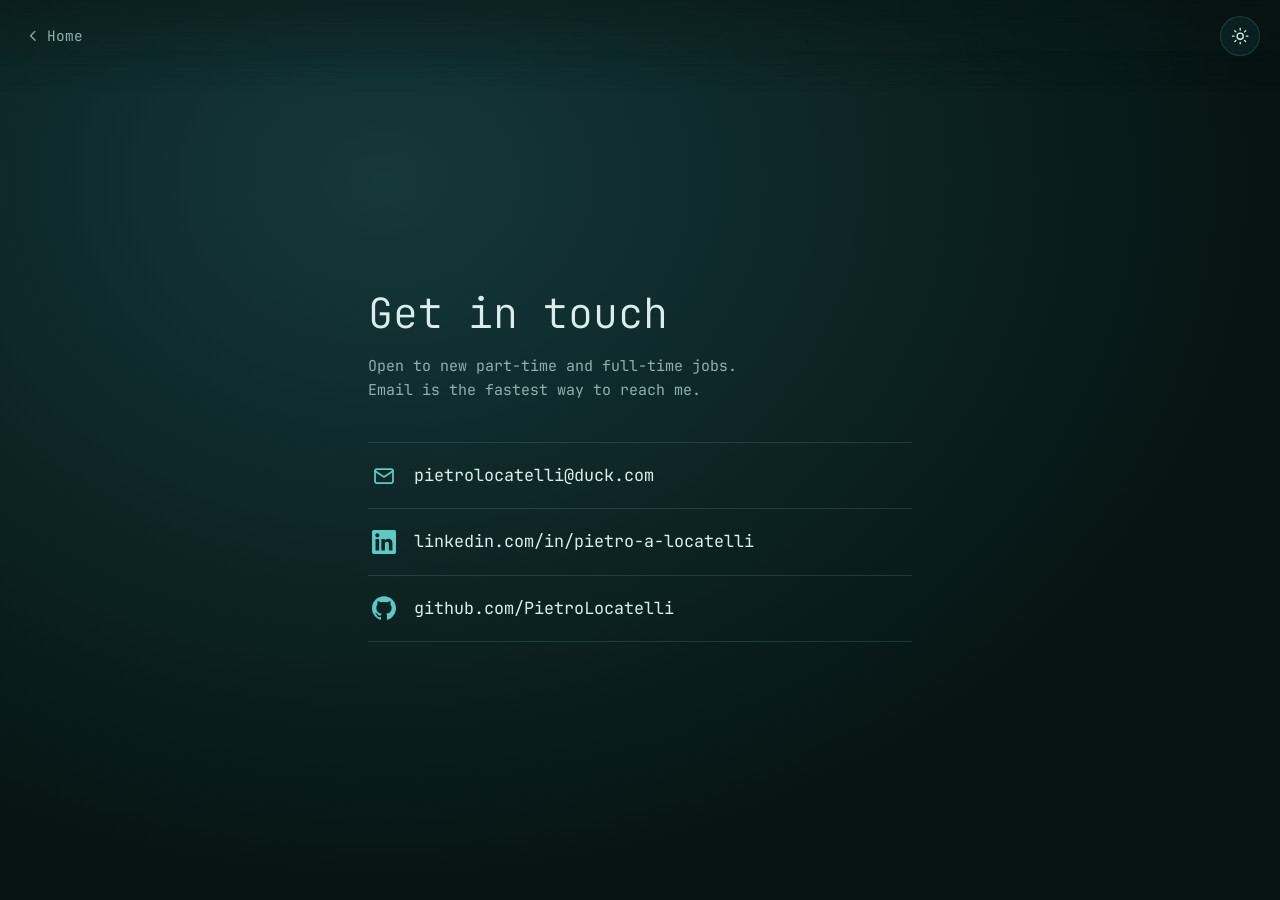
<file: contacts/index.html>
<!DOCTYPE html>
<html lang="en" data-theme="dark">
	<head>
		<meta charset="UTF-8" />
		<meta name="viewport" content="width=device-width, initial-scale=1" />
		<meta name="author" content="Pietro Locatelli" />
		<title>Pietro Locatelli · Contacts</title>
		<meta name="description" content="How to get in touch with Pietro Locatelli." />

		<link rel="preload" href="/assets/fonts/JetBrainsMono.woff2" as="font" type="font/woff2" crossorigin />
		<link rel="stylesheet" href="/styles/pages.css" />

		<script>
			try {
				document.documentElement.dataset.theme =
					localStorage.getItem('theme') === 'light' ? 'light' : 'dark';
			} catch (e) {}
		</script>
		<script src="/scripts/theme.js" defer></script>
	</head>

	<body>
		<header class="topbar">
			<a class="back" href="/">
				<svg viewBox="0 0 24 24" fill="none" stroke="currentColor" stroke-width="1.75"
					 stroke-linecap="round" stroke-linejoin="round" aria-hidden="true" focusable="false">
					<path d="m15 18-6-6 6-6"/>
				</svg>
				Home
			</a>

			<button class="theme-toggle" id="theme-toggle" type="button" aria-label="Switch to light mode">
				<!-- sun: shown in dark mode -->
				<svg class="icon-sun" viewBox="0 0 24 24" fill="none" stroke="currentColor" stroke-width="1.75"
					 stroke-linecap="round" stroke-linejoin="round" aria-hidden="true" focusable="false">
					<circle cx="12" cy="12" r="4"/>
					<path d="M12 2v2M12 20v2M4.93 4.93l1.41 1.41M17.66 17.66l1.41 1.41M2 12h2M20 12h2M4.93 19.07l1.41-1.41M17.66 6.34l1.41-1.41"/>
				</svg>
				<!-- moon: shown in light mode -->
				<svg class="icon-moon" viewBox="0 0 24 24" fill="none" stroke="currentColor" stroke-width="1.75"
					 stroke-linecap="round" stroke-linejoin="round" aria-hidden="true" focusable="false">
					<path d="M21 12.79A9 9 0 1 1 11.21 3 7 7 0 0 0 21 12.79z"/>
				</svg>
			</button>
		</header>

		<main class="page">
			<div class="container">

				<h1>Get in touch</h1>
				<p class="lead">Open to new part-time and full-time jobs.<br>Email is the fastest way to reach me.</p>

				<ul class="contact-list">
					<li>
						<a class="contact-link" href="mailto:pietrolocatelli@duck.com">
							<svg viewBox="0 0 24 24" fill="none" stroke="currentColor" stroke-width="1.75"
								 stroke-linecap="round" stroke-linejoin="round" aria-hidden="true" focusable="false">
								<rect x="3" y="5" width="18" height="14" rx="2"/>
								<path d="m3 7 9 6 9-6"/>
							</svg>
							<span>pietrolocatelli@duck.com</span>
						</a>
					</li>
					<li>
						<a class="contact-link" href="https://www.linkedin.com/in/pietro-a-locatelli"
						   target="_blank" rel="noopener noreferrer">
							<svg viewBox="0 0 24 24" fill="currentColor" aria-hidden="true" focusable="false">
								<path d="M20.447 20.452h-3.554v-5.569c0-1.328-.027-3.037-1.852-3.037-1.853 0-2.136 1.445-2.136 2.939v5.667H9.351V9h3.414v1.561h.046c.477-.9 1.637-1.85 3.37-1.85 3.601 0 4.267 2.37 4.267 5.455v6.286zM5.337 7.433c-1.144 0-2.063-.926-2.063-2.065 0-1.138.92-2.063 2.063-2.063 1.14 0 2.064.925 2.064 2.063 0 1.139-.925 2.065-2.064 2.065zm1.782 13.019H3.555V9h3.564v11.452zM22.225 0H1.771C.792 0 0 .774 0 1.729v20.542C0 23.227.792 24 1.771 24h20.451C23.2 24 24 23.227 24 22.271V1.729C24 .774 23.2 0 22.222 0h.003z"/>
							</svg>
							<span>linkedin.com/in/pietro-a-locatelli</span>
						</a>
					</li>
					<li>
						<a class="contact-link" href="https://github.com/PietroLocatelli"
						   target="_blank" rel="noopener noreferrer">
							<svg viewBox="0 0 24 24" fill="currentColor" aria-hidden="true" focusable="false">
								<path d="M12 .297c-6.63 0-12 5.373-12 12 0 5.303 3.438 9.8 8.205 11.385.6.113.82-.258.82-.577 0-.285-.01-1.04-.015-2.04-3.338.724-4.042-1.61-4.042-1.61C4.422 18.07 3.633 17.7 3.633 17.7c-1.087-.744.084-.729.084-.729 1.205.084 1.838 1.236 1.838 1.236 1.07 1.835 2.809 1.305 3.495.998.108-.776.417-1.305.76-1.605-2.665-.3-5.466-1.332-5.466-5.93 0-1.31.465-2.38 1.235-3.22-.135-.303-.54-1.523.105-3.176 0 0 1.005-.322 3.3 1.23.96-.267 1.98-.399 3-.405 1.02.006 2.04.138 3 .405 2.28-1.552 3.285-1.23 3.285-1.23.645 1.653.24 2.873.12 3.176.765.84 1.23 1.91 1.23 3.22 0 4.61-2.805 5.625-5.475 5.92.42.36.81 1.096.81 2.22 0 1.606-.015 2.896-.015 3.286 0 .315.21.69.825.57C20.565 22.092 24 17.592 24 12.297c0-6.627-5.373-12-12-12"/>
							</svg>
							<span>github.com/PietroLocatelli</span>
						</a>
					</li>
				</ul>

			</div>
		</main>
	</body>
</html>
</file>
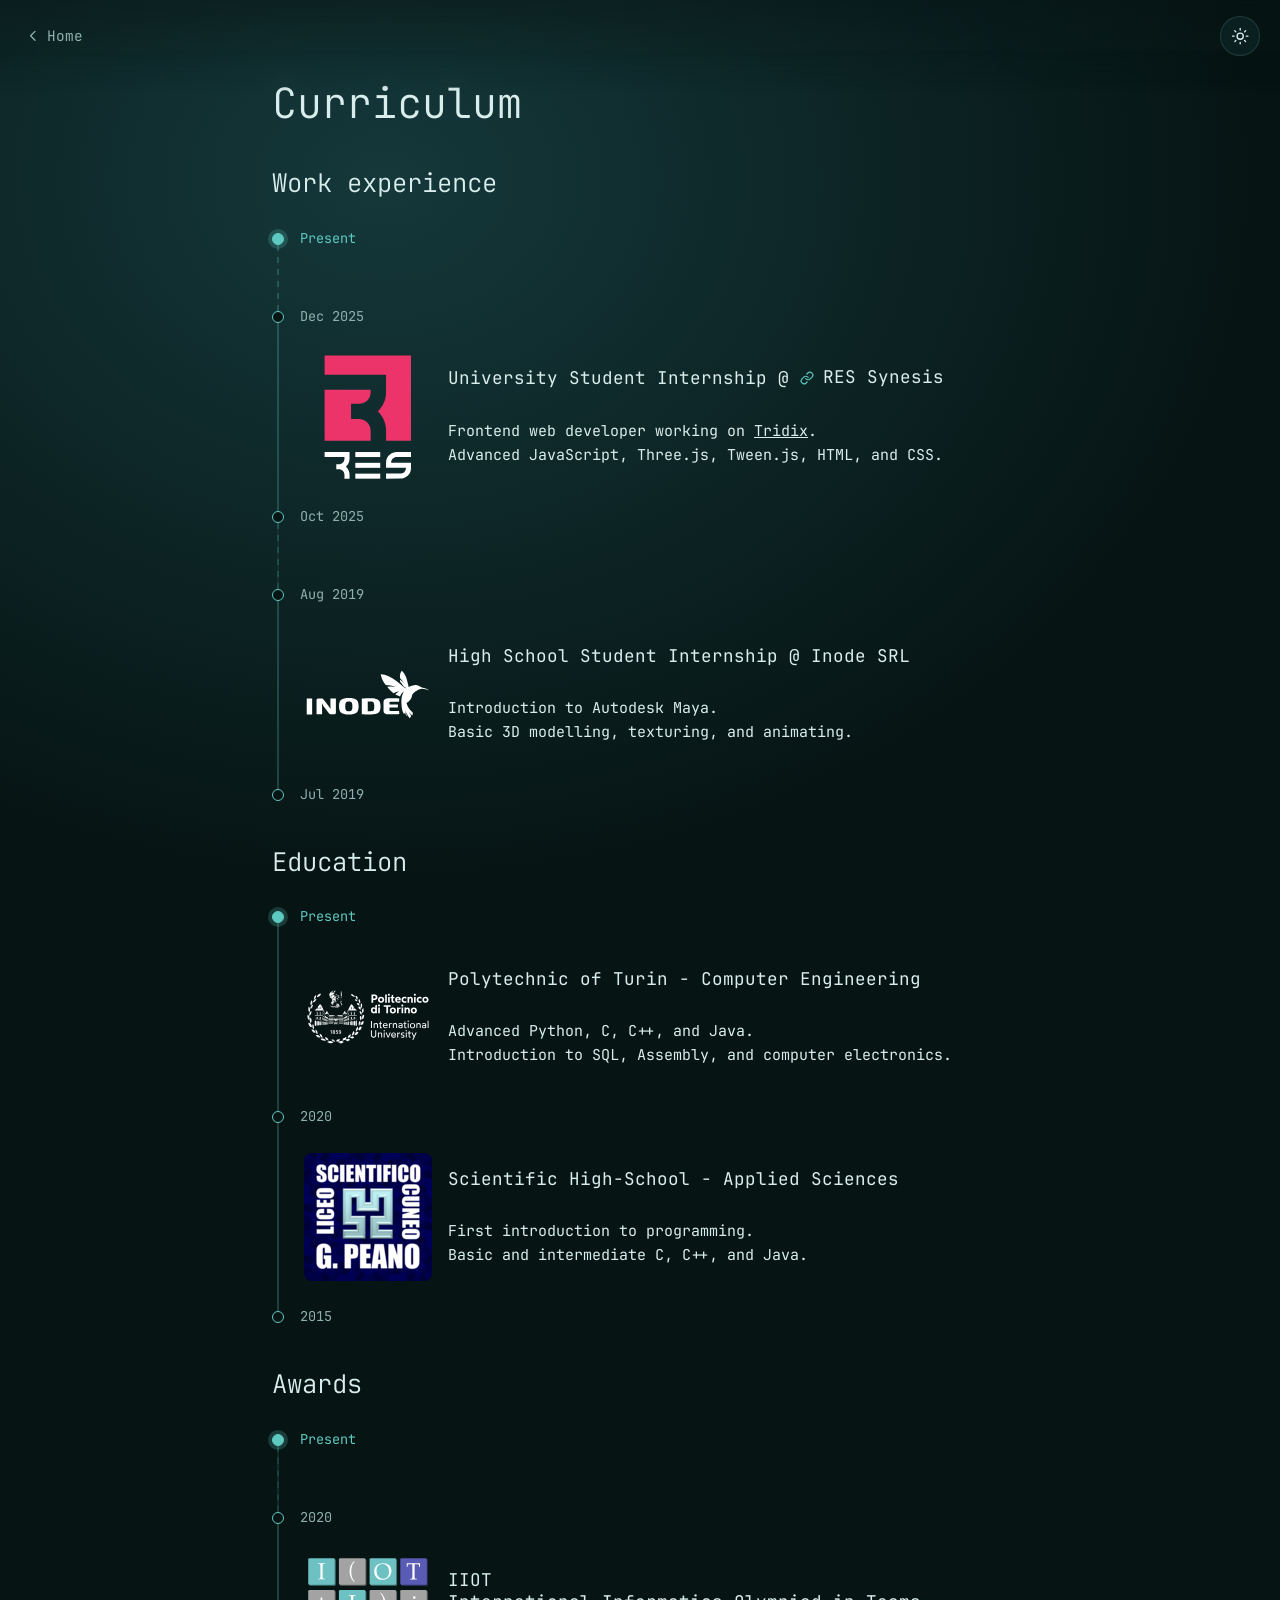
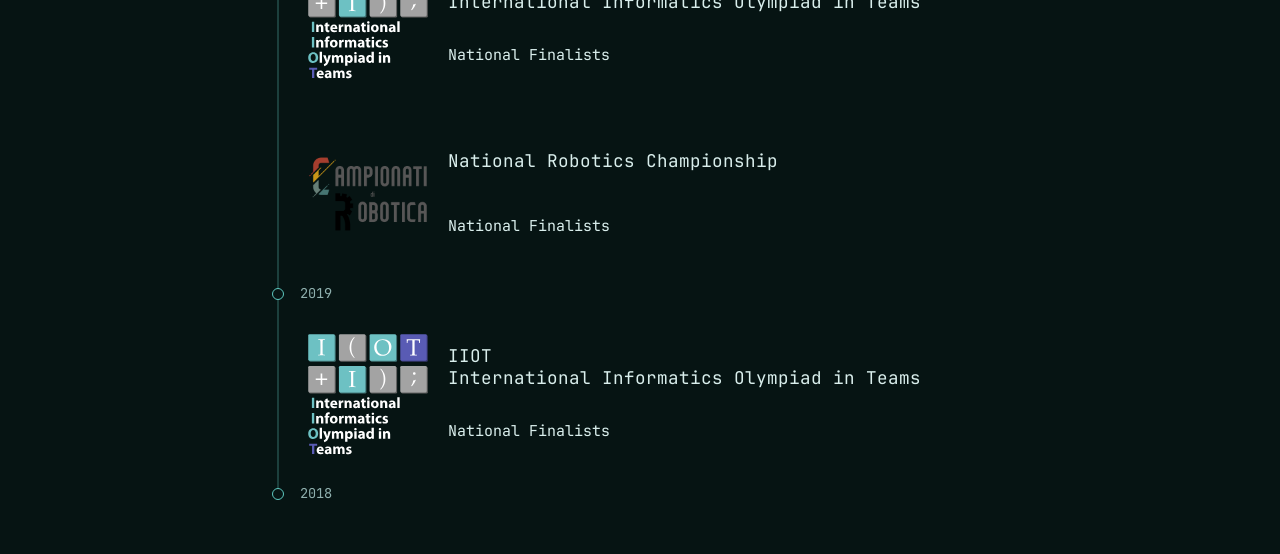
<file: curriculum/index.html>
<!DOCTYPE html>
<html lang="en" data-theme="dark">
	<head>
		<meta charset="UTF-8" />
		<meta name="viewport" content="width=device-width, initial-scale=1" />
		<meta name="author" content="Pietro Locatelli" />
		<title>Pietro Locatelli · Curriculum</title>
		<meta name="description" content="Work experience and education of Pietro Locatelli." />

		<link rel="preload" href="/assets/fonts/JetBrainsMono.woff2" as="font" type="font/woff2" crossorigin>
		<link rel="stylesheet" href="/styles/pages.css">
		<link rel="stylesheet" href="/styles/curriculum.css">

		<script>
			try {
				document.documentElement.dataset.theme =
					localStorage.getItem('theme') === 'light' ? 'light' : 'dark';
			} catch (e) {}
		</script>
		<script src="/scripts/theme.js" defer></script>
	</head>

	<body>
		<header class="topbar">
			<a class="back" href="/">
				<svg viewBox="0 0 24 24" fill="none" stroke="currentColor" stroke-width="1.75"
					 stroke-linecap="round" stroke-linejoin="round" aria-hidden="true" focusable="false">
					<path d="m15 18-6-6 6-6"/>
				</svg>
				Home
			</a>

			<button class="theme-toggle" id="theme-toggle" type="button" aria-label="Switch to light mode">
				<svg class="icon-sun" viewBox="0 0 24 24" fill="none" stroke="currentColor" stroke-width="1.75"
					 stroke-linecap="round" stroke-linejoin="round" aria-hidden="true" focusable="false">
					<circle cx="12" cy="12" r="4"/>
					<path d="M12 2v2M12 20v2M4.93 4.93l1.41 1.41M17.66 17.66l1.41 1.41M2 12h2M20 12h2M4.93 19.07l1.41-1.41M17.66 6.34l1.41-1.41"/>
				</svg>
				<svg class="icon-moon" viewBox="0 0 24 24" fill="none" stroke="currentColor" stroke-width="1.75"
					 stroke-linecap="round" stroke-linejoin="round" aria-hidden="true" focusable="false">
					<path d="M21 12.79A9 9 0 1 1 11.21 3 7 7 0 0 0 21 12.79z"/>
				</svg>
			</button>
		</header>

		<main class="page page--top">
			<div class="container container--wide">

				<!-- Central section. A sidebar can later sit next to this wrapper. -->
				<div class="cv-main">
					<h1>Curriculum</h1>
					<p class="lead"></p>

					<!-- ===== Timeline: work experience =====
						 Always one more marker than entries:
						 marker, entry, marker, entry, ..., marker.
						 The first marker is styled as "now". Copy this whole <section>
						 to make another timeline. -->
					<section class="timeline-section" aria-labelledby="work-heading">
						<h2 id="work-heading">Work experience</h2>

						<ol class="timeline">
							<li class="timeline-marker">Present</li>

							<li class="timeline-gap" aria-hidden="true"></li>

							<li class="timeline-marker"><time datetime="Dec 2025">Dec 2025</time></li>

							<li class="timeline-item">
								<article class="timeline-entry">
									<img class="entry-thumb show-on-dark"  src="/assets/images/logo-res-light.svg"
										 alt="RES Synesis" loading="lazy">
									<img class="entry-thumb show-on-light" src="/assets/images/logo-res-dark.svg"
										 alt="RES Synesis" loading="lazy">
									<h3>University Student Internship @ <a href="https://res-group.eu/gruppo-res/res-synesis/" target="_blank" rel="noopener noreferrer">
										RES Synesis</a></h3>
									<div class="entry-description">
										<p>Frontend web developer working on <a href="/projects/#tridix" style="text-decoration: underline;">
											Tridix</a>.<br>Advanced JavaScript, Three.js, Tween.js, HTML, and CSS.</p>
									</div>
								</article>
							</li>

							<li class="timeline-marker"><time datetime="Oct 2025">Oct 2025</time></li>

							<li class="timeline-gap" aria-hidden="true"></li>

							<li class="timeline-marker"><time datetime="Aug 2019">Aug 2019</time></li>

							<li class="timeline-item">
								<article class="timeline-entry">
									<img class="entry-thumb show-on-dark"  src="/assets/images/logo-inode-light.svg"
										 alt="Inode SRL" loading="lazy">
									<img class="entry-thumb show-on-light" src="/assets/images/logo-inode-dark.svg"
										 alt="Inode SRL" loading="lazy">
									<h3>High School Student Internship @ Inode SRL</h3>
									<div class="entry-description">
										<p>Introduction to Autodesk Maya.<br>Basic 3D modelling, texturing, and animating.</p>
									</div>
								</article>
							</li>

							<li class="timeline-marker"><time datetime="Jul 2019">Jul 2019</time></li>
						</ol>
					</section>

					<!-- ===== Timeline: education ===== -->
					<section class="timeline-section" aria-labelledby="education-heading">
						<h2 id="education-heading">Education</h2>

						<ol class="timeline">
							<li class="timeline-marker">Present</li>

							<li class="timeline-item">
								<article class="timeline-entry">
									<img class="entry-thumb show-on-dark"  src="/assets/images/logo-polito-light.svg"
										 alt="Polytechnic of Turin" loading="lazy">
									<img class="entry-thumb show-on-light" src="/assets/images/logo-polito-dark.svg"
										 alt="Polytechnic of Turin" loading="lazy">
									<h3>Polytechnic of Turin - Computer Engineering</h3>
									<div class="entry-description">
										<p>Advanced Python, C, C++, and Java.<br>Introduction to SQL, Assembly, and computer electronics.</p>
									</div>
								</article>
							</li>

							<li class="timeline-marker"><time datetime="2020">2020</time></li>

							<li class="timeline-item">
								<article class="timeline-entry">
									<img class="entry-thumb" src="/assets/images/logo-liceo.png"
										 alt="Scientific High-School">
									<h3>Scientific High-School - Applied Sciences</h3>
									<div class="entry-description">
										<p>First introduction to programming.<br>Basic and intermediate C, C++, and Java.</p>
									</div>
								</article>
							</li>

							<li class="timeline-marker"><time datetime="2015">2015</time></li>
						</ol>
					</section>

					<!-- ===== Timeline: awards ===== -->
					<section class="timeline-section" aria-labelledby="awards-heading">
						<h2 id="awards-heading">Awards</h2>

						<ol class="timeline">
							<li class="timeline-marker">Present</li>

							<li class="timeline-gap" aria-hidden="true"></li>

							<li class="timeline-marker"><time datetime="2020">2020</time></li>

							<li class="timeline-item">
								<article class="timeline-entry">
									<img class="entry-thumb show-on-dark"  src="/assets/images/logo-iiot-light.svg"
										 alt="IIOT" loading="lazy">
									<img class="entry-thumb show-on-light" src="/assets/images/logo-iiot-dark.svg"
										 alt="IIOT" loading="lazy">
									<h3>IIOT<br>International Informatics Olympiad in Teams</h3>
									<div class="entry-description">
										<p>National Finalists</p>
									</div>
								</article>
							</li>

							<li class="timeline-item">
								<article class="timeline-entry">
									<img class="entry-thumb show-on-dark"  src="/assets/images/logo-campionati-robotica.png"
										 alt="IIOT" loading="lazy">
									<img class="entry-thumb show-on-light" src="/assets/images/logo-campionati-robotica.png"
										 alt="IIOT" loading="lazy">
									<h3>National Robotics Championship</h3>
									<div class="entry-description">
										<p>National Finalists</p>
									</div>
								</article>
							</li>

							<li class="timeline-marker"><time datetime="2019">2019</time></li>

							<li class="timeline-item">
								<article class="timeline-entry">
									<img class="entry-thumb show-on-dark"  src="/assets/images/logo-iiot-light.svg"
										 alt="IIOT" loading="lazy">
									<img class="entry-thumb show-on-light" src="/assets/images/logo-iiot-dark.svg"
										 alt="IIOT" loading="lazy">
									<h3>IIOT<br>International Informatics Olympiad in Teams</h3>
									<div class="entry-description">
										<p>National Finalists</p>
									</div>
								</article>
							</li>

							<li class="timeline-marker"><time datetime="2018">2018</time></li>
						</ol>
					</section>
				</div>

			</div>
		</main>
	</body>
</html>
</file>
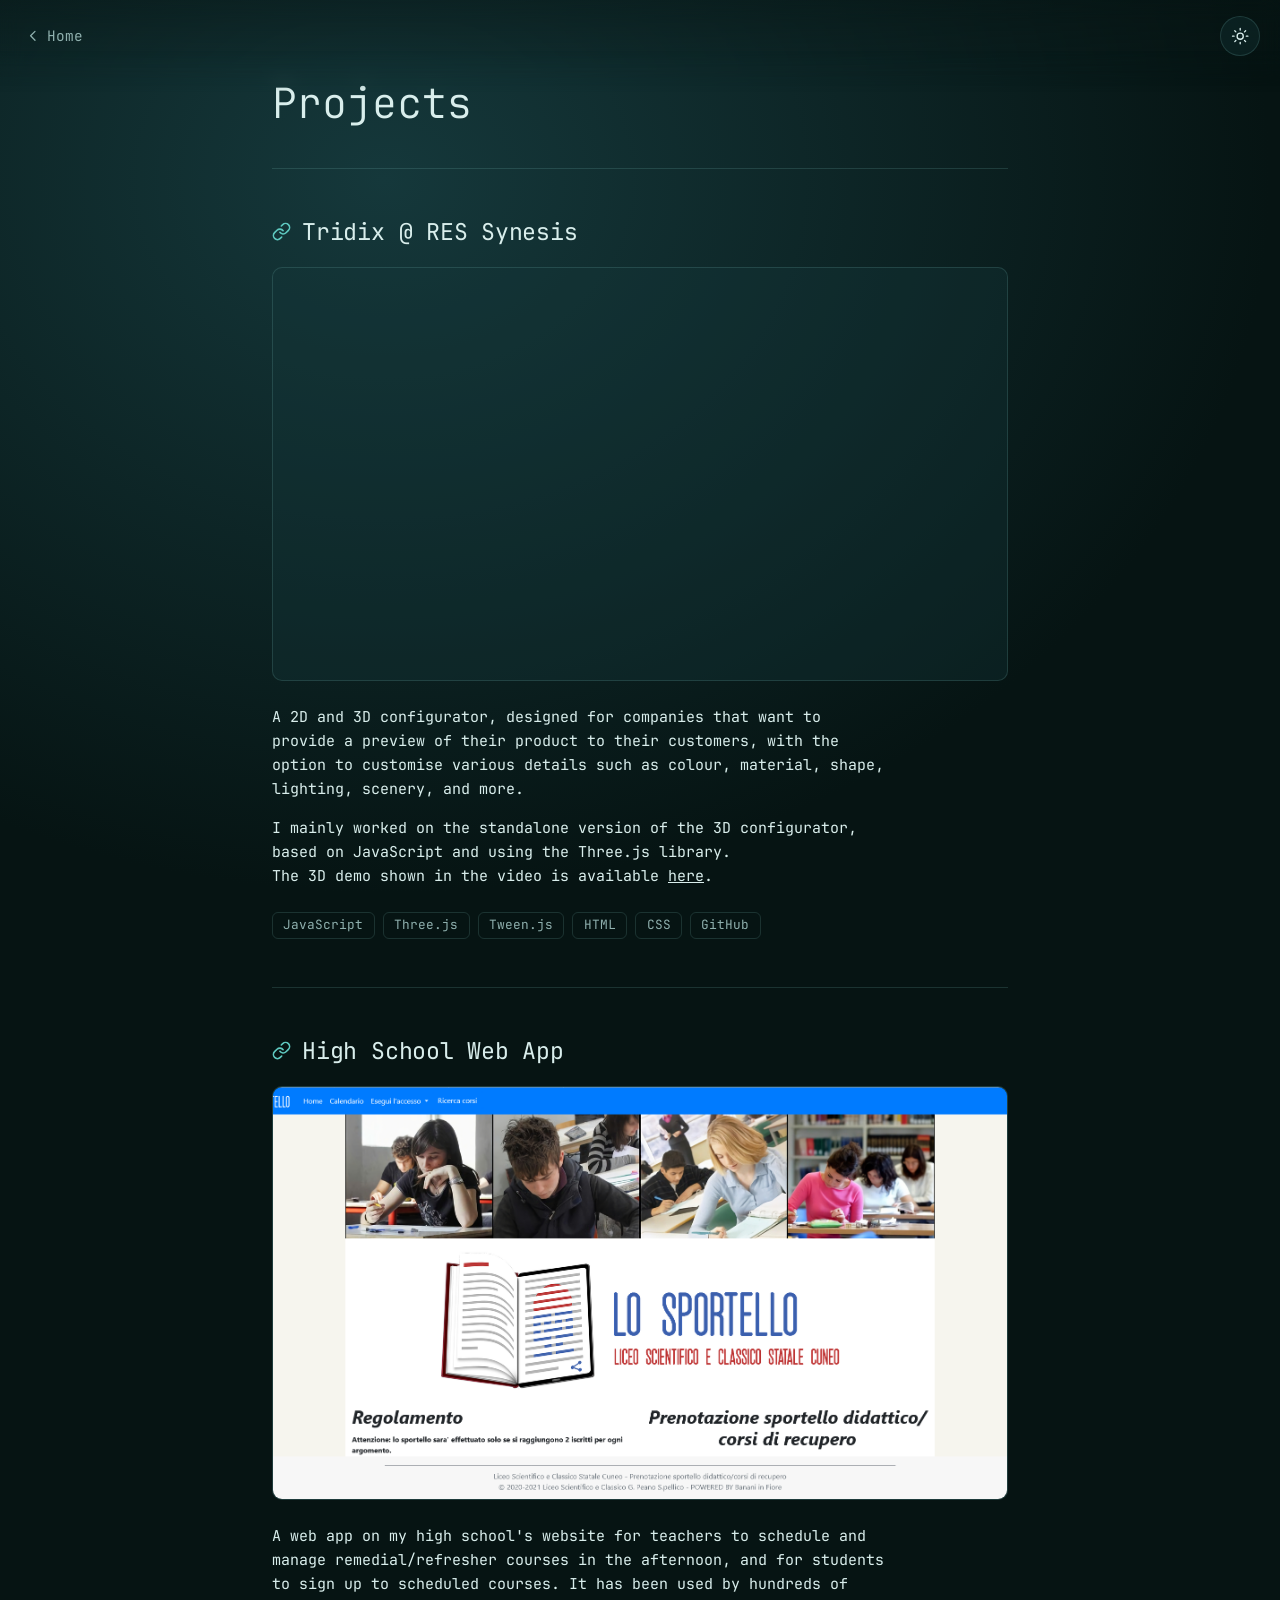
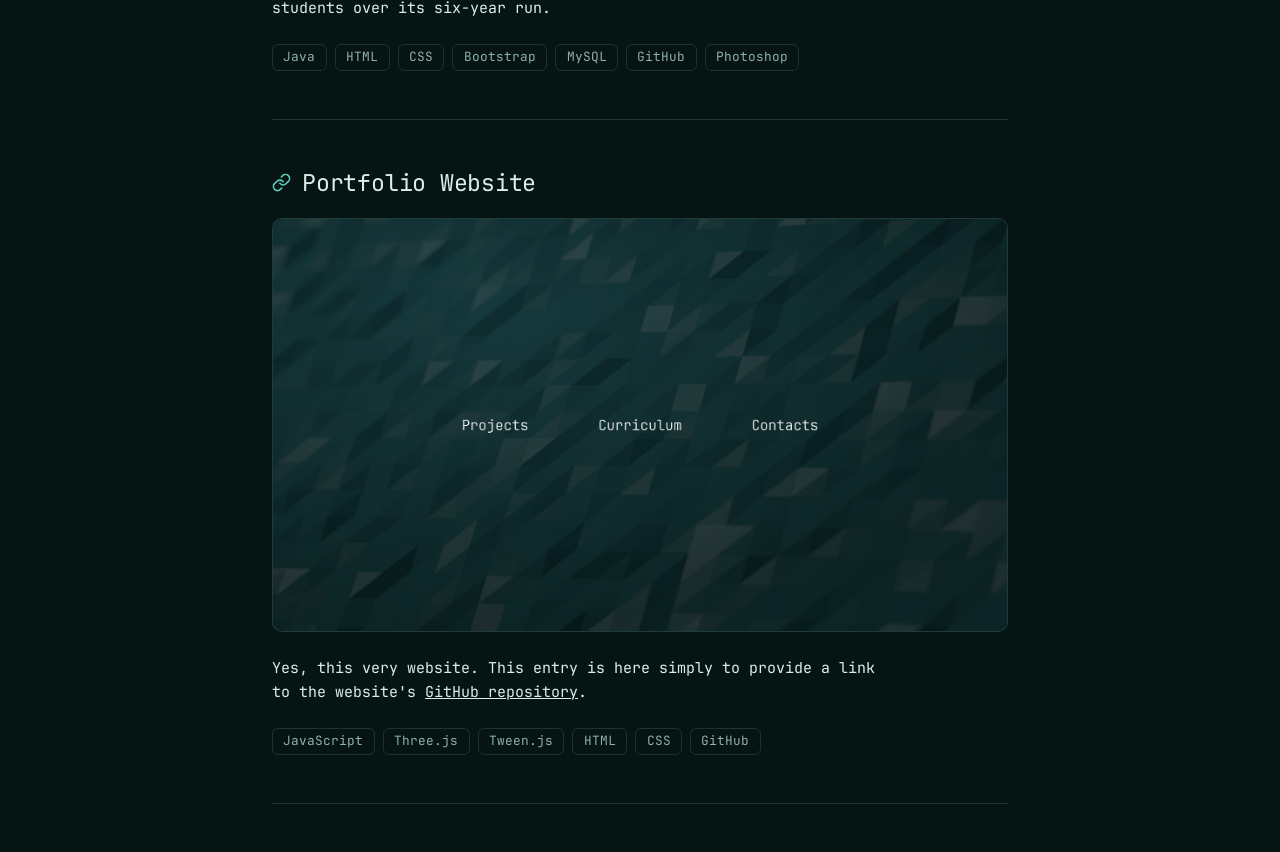
<file: projects/index.html>
<!DOCTYPE html>
<html lang="en" data-theme="dark">
	<head>
		<meta charset="UTF-8" />
		<meta name="viewport" content="width=device-width, initial-scale=1" />
		<meta name="author" content="Pietro Locatelli" />
		<title>Pietro Locatelli · Projects</title>
		<meta name="description" content="A selection of projects by Pietro Locatelli." />

		<link rel="preload" href="/assets/fonts/JetBrainsMono.woff2" as="font" type="font/woff2" crossorigin>
		<link rel="stylesheet" href="/styles/pages.css">
		<link rel="stylesheet" href="/styles/projects.css">

		<script>
			try {
				document.documentElement.dataset.theme =
					localStorage.getItem('theme') === 'light' ? 'light' : 'dark';
			} catch (e) {}
		</script>
		<script src="/scripts/theme.js" defer></script>
	</head>

	<body>
		<header class="topbar">
			<a class="back" href="/">
				<svg viewBox="0 0 24 24" fill="none" stroke="currentColor" stroke-width="1.75"
					 stroke-linecap="round" stroke-linejoin="round" aria-hidden="true" focusable="false">
					<path d="m15 18-6-6 6-6"/>
				</svg>
				Home
			</a>

			<button class="theme-toggle" id="theme-toggle" type="button" aria-label="Switch to light mode">
				<svg class="icon-sun" viewBox="0 0 24 24" fill="none" stroke="currentColor" stroke-width="1.75"
					 stroke-linecap="round" stroke-linejoin="round" aria-hidden="true" focusable="false">
					<circle cx="12" cy="12" r="4"/>
					<path d="M12 2v2M12 20v2M4.93 4.93l1.41 1.41M17.66 17.66l1.41 1.41M2 12h2M20 12h2M4.93 19.07l1.41-1.41M17.66 6.34l1.41-1.41"/>
				</svg>
				<svg class="icon-moon" viewBox="0 0 24 24" fill="none" stroke="currentColor" stroke-width="1.75"
					 stroke-linecap="round" stroke-linejoin="round" aria-hidden="true" focusable="false">
					<path d="M21 12.79A9 9 0 1 1 11.21 3 7 7 0 0 0 21 12.79z"/>
				</svg>
			</button>
		</header>

		<main class="page page--top">
			<div class="container container--wide">
				<h1>Projects</h1>
				<p class="lead"></p>

				<div class="projects">

					<article class="project" id="tridix">
						<h2><a href="https://res-group.eu/soluzioni/tridix/" target="_blank" rel="noopener noreferrer">
							Tridix @ RES Synesis</a></h2>

						<div class="project-media">
							<video playsinline="playsinline" width="100%" style="object-fit: cover;" autoplay="autoplay" muted="muted" loop="loop" preload="auto">
								<source src="/assets/videos/tridix-demo.mp4" type="video/mp4">Sorry, your browser doesn't support embedded videos.
							</video>
						</div>

						<div class="project-description">
							<p>A 2D and 3D configurator, designed for companies that want to provide a preview of their product to their customers,
								with the option to customise various details such as colour, material, shape, lighting, scenery, and more.</p>
							<p>I mainly worked on the standalone version of the 3D configurator, based on JavaScript and using the Three.js library.<br>
								The 3D demo shown in the video is available
								<a href="https://inode.it/demo3D/" target="_blank" rel="noopener noreferrer" style="text-decoration: underline;">
									here</a>.</p>
						</div>

						<ul class="skills" aria-label="Skills used">
							<li>JavaScript</li>
							<li>Three.js</li>
							<li>Tween.js</li>
							<li>HTML</li>
							<li>CSS</li>
							<li>GitHub</li>
						</ul>
					</article>

					<article class="project" id="sportello">
						<h2><a href="https://web.archive.org/web/20240426033252/https://mooc.liceocuneo.it:8443/Sportello/" target="_blank" rel="noopener noreferrer">
							High School Web App</a></h2>

						<div class="project-media">
							<img src="/assets/images/sportello.png" alt="Web App Homepage" loading="lazy">
						</div>

						<div class="project-description">
							<p>A web app on my high school's website for teachers to schedule and manage remedial/refresher courses in the afternoon,
								and for students to sign up to scheduled courses. It has been used by hundreds of students over its six-year run.</p>
						</div>

						<ul class="skills" aria-label="Skills used">
							<li>Java</li>
							<li>HTML</li>
							<li>CSS</li>
							<li>Bootstrap</li>
							<li>MySQL</li>
							<li>GitHub</li>
							<li>Photoshop</li>
						</ul>
					</article>

					<article class="project" id="portfolio-website">
						<h2><a href="https://github.com/PietroLocatelli/pietrolocatelli.github.io" target="_blank" rel="noopener noreferrer">
							Portfolio Website</a></h2>

						<div class="project-media">
							<img src="/assets/images/portfolio-website.png" alt="Porfolio Website Homepage" loading="lazy">
						</div>

						<div class="project-description">
							<p>Yes, this very website. This entry is here simply to provide a link to the website's
								<a href="https://github.com/PietroLocatelli/pietrolocatelli.github.io" target="_blank" rel="noopener noreferrer" style="text-decoration: underline;">
									GitHub repository</a>.</p>
						</div>

						<ul class="skills" aria-label="Skills used">
							<li>JavaScript</li>
							<li>Three.js</li>
							<li>Tween.js</li>
							<li>HTML</li>
							<li>CSS</li>
							<li>GitHub</li>
						</ul>
					</article>

				</div>
			</div>
		</main>
	</body>
</html>
</file>
<file: styles/pages.css>
/* Shared styles for the static pages (Contacts, Curriculum, Projects) */

@font-face {
  font-family: "JetBrains Mono";
  src: url("/assets/fonts/JetBrainsMono.woff2") format("woff2");
  font-weight: 100 800;
  font-style: normal;
  font-display: swap;
}

/* ---------- Theme tokens ---------- */

/* Dark is the default so the pages match the homepage */

:root,
:root[data-theme="dark"] {
  color-scheme: dark;
  --bg: #061413;
  --bg-glow: #15383b;
  --surface: rgb(21 56 59 / 0.35);
  --surface-hover: rgb(21 56 59 / 0.7);
  --border: rgb(140 210 205 / 0.16);
  --border-hover: rgb(110 220 210 / 0.45);
  --text: #d9eeec;
  --muted: #8fb0ae;
  --accent: #5ec9c0;
}

:root[data-theme="light"] {
  color-scheme: light;
  --bg: #e1edeb;
  --bg-glow: #f8fcfb;
  --surface: rgb(255 255 255 / 0.6);
  --surface-hover: rgb(255 255 255 / 0.95);
  --border: rgb(6 20 19 / 0.14);
  --border-hover: rgb(11 111 114 / 0.5);
  --text: #0b1f20;
  --muted: #4a6866;
  --accent: #0b6f72;
}

/* ---------- Base ---------- */

*,
*::before,
*::after {
  box-sizing: border-box;
}

body {
  margin: 0;
  min-height: 100vh;
  font-family: "JetBrains Mono", ui-monospace, "SF Mono", Menlo, Consolas, monospace;
  font-size: 15px;
  line-height: 1.6;
  font-synthesis: none;
  color: var(--text);
  background: var(--bg) radial-gradient(ellipse at 30% 20%, var(--bg-glow), var(--bg) 70%) fixed;
  -webkit-font-smoothing: antialiased;
}

a {
  color: inherit;
  text-decoration: none;
}

:focus-visible {
  outline: 2px solid var(--accent);
  outline-offset: 3px;
  border-radius: 6px;
}

h1 {
  margin: 0 0 1rem;
  font-size: clamp(1.9rem, 5vw, 2.6rem);
  font-weight: 300;
  line-height: 1.15;
}

/* ---------- Top bar: back button + theme toggle ---------- */

.topbar {
  position: fixed;
  inset: 0 0 auto 0;
  z-index: 10;
  display: flex;
  align-items: center;
  justify-content: space-between;
  padding: 1rem 1.25rem;
}

.back {
  display: inline-flex;
  align-items: center;
  gap: 0.35rem;
  padding: 0.5rem 0.75rem 0.5rem 0.25rem;
  color: var(--muted);
  font-size: 0.9rem;
  transition: color 0.2s;
}
.back:hover {
  color: var(--text);
}
.back svg {
  width: 1.1rem;
  height: 1.1rem;
}

.theme-toggle {
  display: grid;
  place-items: center;
  width: 2.5rem;
  height: 2.5rem;
  padding: 0;
  border: 1px solid var(--border);
  border-radius: 50%;
  background: var(--surface);
  color: var(--text);
  cursor: pointer;
  transition: border-color 0.2s, background-color 0.2s;
}
.theme-toggle:hover {
  border-color: var(--border-hover);
  background: var(--surface-hover);
}
.theme-toggle svg {
  display: block;
  width: 1.15rem;
  height: 1.15rem;
}

/* Theme toggle icon */

.theme-toggle .icon-moon {
  display: none;
}
:root[data-theme="light"] .theme-toggle .icon-sun {
  display: none;
}
:root[data-theme="light"] .theme-toggle .icon-moon {
  display: block;
}

/* ---------- Page layout ---------- */

.page {
  min-height: 100vh;
  display: grid;
  align-content: center;
  justify-items: center;
  padding: 5rem 1.5rem 3rem;
}

.container {
  width: 100%;
  max-width: 34rem;
}

.lead {
  margin: 0 0 2.5rem;
  max-width: 46ch;
  color: var(--muted);
}

/* ---------- Contact list ---------- */

.contact-list {
  margin: 0;
  padding: 0;
  list-style: none;
  border-top: 1px solid var(--border);
}

.contact-list li {
  border-bottom: 1px solid var(--border);
}

.contact-link {
  display: flex;
  align-items: center;
  gap: 1.1rem;
  padding: 1.2rem 0.25rem;
  font-size: 1.05rem;
  transition: color 0.2s, padding-left 0.2s;
}
.contact-link:hover {
  color: var(--accent);
  padding-left: 0.75rem;
}

.contact-link svg {
  flex: none;
  width: 1.5rem;
  height: 1.5rem;
  color: var(--accent);
}

.contact-link span {
  min-width: 0;
  overflow-wrap: anywhere;
}

/* Top bar blur */

.topbar::before {
  content: "";
  position: absolute;
  inset: 0 0 -1.25rem 0;
  z-index: -1;
  pointer-events: none;
  background: linear-gradient(to bottom, color-mix(in srgb, var(--bg) 45%, transparent), transparent);
  -webkit-backdrop-filter: blur(10px);
  backdrop-filter: blur(10px);
  -webkit-mask-image: -webkit-linear-gradient(to bottom, #000 55%, transparent);
  mask-image: linear-gradient(to bottom, #000 55%, transparent);
}
.page--top {
  align-content: start;
}
.container--wide {
  max-width: 46rem;
}

/* Hyperlink styling with icon for the headings */

article h2 a,
article h3 a {
  display: inline-flex;
  align-items: center;
  gap: 0.5em;
}

article h2 a::before,
article h3 a::before {
  content: "";
  flex: none;
  width: 0.8em;
  height: 0.8em;
  background-color: var(--accent);
  -webkit-mask: url("data:image/svg+xml,%3Csvg xmlns='http://www.w3.org/2000/svg' viewBox='0 0 24 24' fill='none' stroke='black' stroke-width='2' stroke-linecap='round' stroke-linejoin='round'%3E%3Cpath d='M10 13a5 5 0 0 0 7.54.54l3-3a5 5 0 0 0-7.07-7.07l-1.72 1.71'/%3E%3Cpath d='M14 11a5 5 0 0 0-7.54-.54l-3 3a5 5 0 0 0 7.07 7.07l1.71-1.71'/%3E%3C/svg%3E") center / contain no-repeat;
  mask: url("data:image/svg+xml,%3Csvg xmlns='http://www.w3.org/2000/svg' viewBox='0 0 24 24' fill='none' stroke='black' stroke-width='2' stroke-linecap='round' stroke-linejoin='round'%3E%3Cpath d='M10 13a5 5 0 0 0 7.54.54l3-3a5 5 0 0 0-7.07-7.07l-1.72 1.71'/%3E%3Cpath d='M14 11a5 5 0 0 0-7.54-.54l-3 3a5 5 0 0 0 7.07 7.07l1.71-1.71'/%3E%3C/svg%3E") center / contain no-repeat;
}

article a {
  transition: color 0.2s;
}

article a:hover {
  color: var(--accent);
}

/* Theme-specific images: dark is the default */

:root:not([data-theme="light"]) .show-on-light,
:root[data-theme="light"] .show-on-dark {
  display: none;
}

/* ---------- Reduced motion ---------- */

@media (prefers-reduced-motion: reduce) {
  *,
  *::before,
  *::after {
    transition: none !important;
  }
}
</file>
<file: styles/curriculum.css>
/* Curriculum page (central section). Load after pages.css. */

/* ---------- Sections ---------- */

.timeline-section + .timeline-section {
  margin-top: 2.5rem;
}

.timeline-section h2 {
  margin: 0 0 1.75rem;
  font-size: 1.6rem;
  font-weight: 300;
  line-height: 1.2;
}

/* ---------- Timeline ---------- */

/* An <ol> that alternates date markers and entries */

.timeline {
  --dot: 0.75rem;
  --marker-h: 1.5rem;
  --thumb: 8rem;

  position: relative;
  margin: 0;
  padding: 0;
  list-style: none;
}

/* The vertical line: runs from the first dot's center to the last dot's center */

.timeline::before {
  content: "";
  position: absolute;
  top: calc(var(--marker-h) / 2);
  bottom: calc(var(--marker-h) / 2);
  left: calc(var(--dot) / 2);
  width: 1px;
  background: var(--border-hover);
  transform: translateX(-50%);
}

/* Empty period: covers the line with background-colored dashes */

.timeline-gap {
  position: relative;
  height: 54px;
}

.timeline-gap::before {
  content: "";
  position: absolute;
  top: 0;
  bottom: 0;
  left: calc(var(--dot) / 2);
  width: 1px;
  transform: translateX(-50%);
  background: repeating-linear-gradient(to bottom, var(--bg) 0 6px, transparent 6px 12px);
}

/* Date marker: a dot on the line plus its label */

.timeline-marker {
  position: relative;
  display: flex;
  align-items: center;
  gap: 1rem;
  height: var(--marker-h);
  color: var(--muted);
  font-size: 0.85rem;
}
.timeline-marker::before {
  content: "";
  flex: none;
  width: var(--dot);
  height: var(--dot);
  box-sizing: border-box;
  border: 1.5px solid var(--accent);
  border-radius: 50%;
  background: var(--bg);
}

/* The first marker has a different accent color */

.timeline-marker:first-child {
  color: var(--accent);
}
.timeline-marker:first-child::before {
  border-color: var(--accent);
  background: var(--accent);
  box-shadow: 0 0 0 4px color-mix(in srgb, var(--accent) 22%, transparent);
}

/* ---------- Entry ---------- */

.timeline-item {
  padding: 1.5rem 0 1.5rem calc(var(--dot) + 1.25rem);
}

.timeline-entry {
  display: grid;
  grid-template-columns: var(--thumb) 1fr;
  align-items: center;
  column-gap: 1rem;
}

/* No photo: the title takes the full width */

.timeline-entry:not(:has(.entry-thumb)) {
  grid-template-columns: 1fr;
}

.entry-thumb {
  display: block;
  width: var(--thumb);
  height: var(--thumb);
  object-fit: contain;
  border: 0px solid var(--border);
  border-radius: 8px;
  padding: 0rem;

  grid-row: 1 / span 2;
  align-self: start;
}

.timeline-entry h3 {
  margin: 0;
  font-size: 1.1rem;
  font-weight: 400;
  line-height: 1.3;
}

/* Description sits below the title row */

.entry-description {
  grid-column: 2;
}

.entry-description p {
  margin: 0 0 1em;
}

.entry-description p:last-child {
  margin-bottom: 0;
}

@media (max-width: 480px) {
  .timeline {
    --thumb: 3.75rem;
  }
  .timeline-item {
    padding-left: calc(var(--dot) + 1rem);
  }
  .timeline-entry h3 {
    font-size: 1rem;
  }
}
</file>
<file: styles/projects.css>
/* Projects page. Load after pages.css. */

/* ---------- Project entries ---------- */

.projects {
  margin-top: 0.5rem;
  border-top: 1px solid var(--border);
}

.project {
  padding: 3rem 0;
  border-bottom: 1px solid var(--border);
}

.project h2 {
  margin: 0 0 1.25rem;
  font-size: 1.45rem;
  font-weight: 400;
  line-height: 1.25;
  letter-spacing: -0.01em;
}

article h2 a {
  display: inline-flex;
  align-items: center;
  gap: 0.5em;
}

article h2 a::before {
  content: "";
  flex: none;
  width: 0.8em;
  height: 0.8em;
  background-color: var(--accent);
  -webkit-mask: url("data:image/svg+xml,%3Csvg xmlns='http://www.w3.org/2000/svg' viewBox='0 0 24 24' fill='none' stroke='black' stroke-width='2' stroke-linecap='round' stroke-linejoin='round'%3E%3Cpath d='M10 13a5 5 0 0 0 7.54.54l3-3a5 5 0 0 0-7.07-7.07l-1.72 1.71'/%3E%3Cpath d='M14 11a5 5 0 0 0-7.54-.54l-3 3a5 5 0 0 0 7.07 7.07l1.71-1.71'/%3E%3C/svg%3E") center / contain no-repeat;
  mask: url("data:image/svg+xml,%3Csvg xmlns='http://www.w3.org/2000/svg' viewBox='0 0 24 24' fill='none' stroke='black' stroke-width='2' stroke-linecap='round' stroke-linejoin='round'%3E%3Cpath d='M10 13a5 5 0 0 0 7.54.54l3-3a5 5 0 0 0-7.07-7.07l-1.72 1.71'/%3E%3Cpath d='M14 11a5 5 0 0 0-7.54-.54l-3 3a5 5 0 0 0 7.07 7.07l1.71-1.71'/%3E%3C/svg%3E") center / contain no-repeat;
}

article a {
  transition: color 0.2s;
}

article a:hover {
  color: var(--accent);
}

/* Photo, screenshot or embedded video: always 16:9 */

.project-media {
  aspect-ratio: 16 / 9;
  margin: 0 0 1.5rem;
  overflow: hidden;
  border: 1px solid var(--border);
  border-radius: 10px;
  background: var(--surface);
}
.project-media :is(img, iframe, video) {
  display: block;
  width: 100%;
  height: 100%;
  border: 0;
  object-fit: cover;
}

.project-description {
  max-width: 68ch;
  margin: 0 0 1.5rem;
}
.project-description p {
  margin: 0 0 1em;
}
.project-description p:last-child {
  margin-bottom: 0;
}

/* Skills tags */

.skills {
  display: flex;
  flex-wrap: wrap;
  gap: 0.5rem;
  margin: 0;
  padding: 0;
  list-style: none;
}
.skills li {
  padding: 0.15rem 0.65rem;
  border: 1px solid var(--border);
  border-radius: 6px;
  color: var(--muted);
  font-size: 0.8rem;
  line-height: 1.6;
}

@media (max-width: 480px) {
  .project {
    padding: 2.25rem 0;
  }
  .project h2 {
    font-size: 1.3rem;
  }
}
</file>
